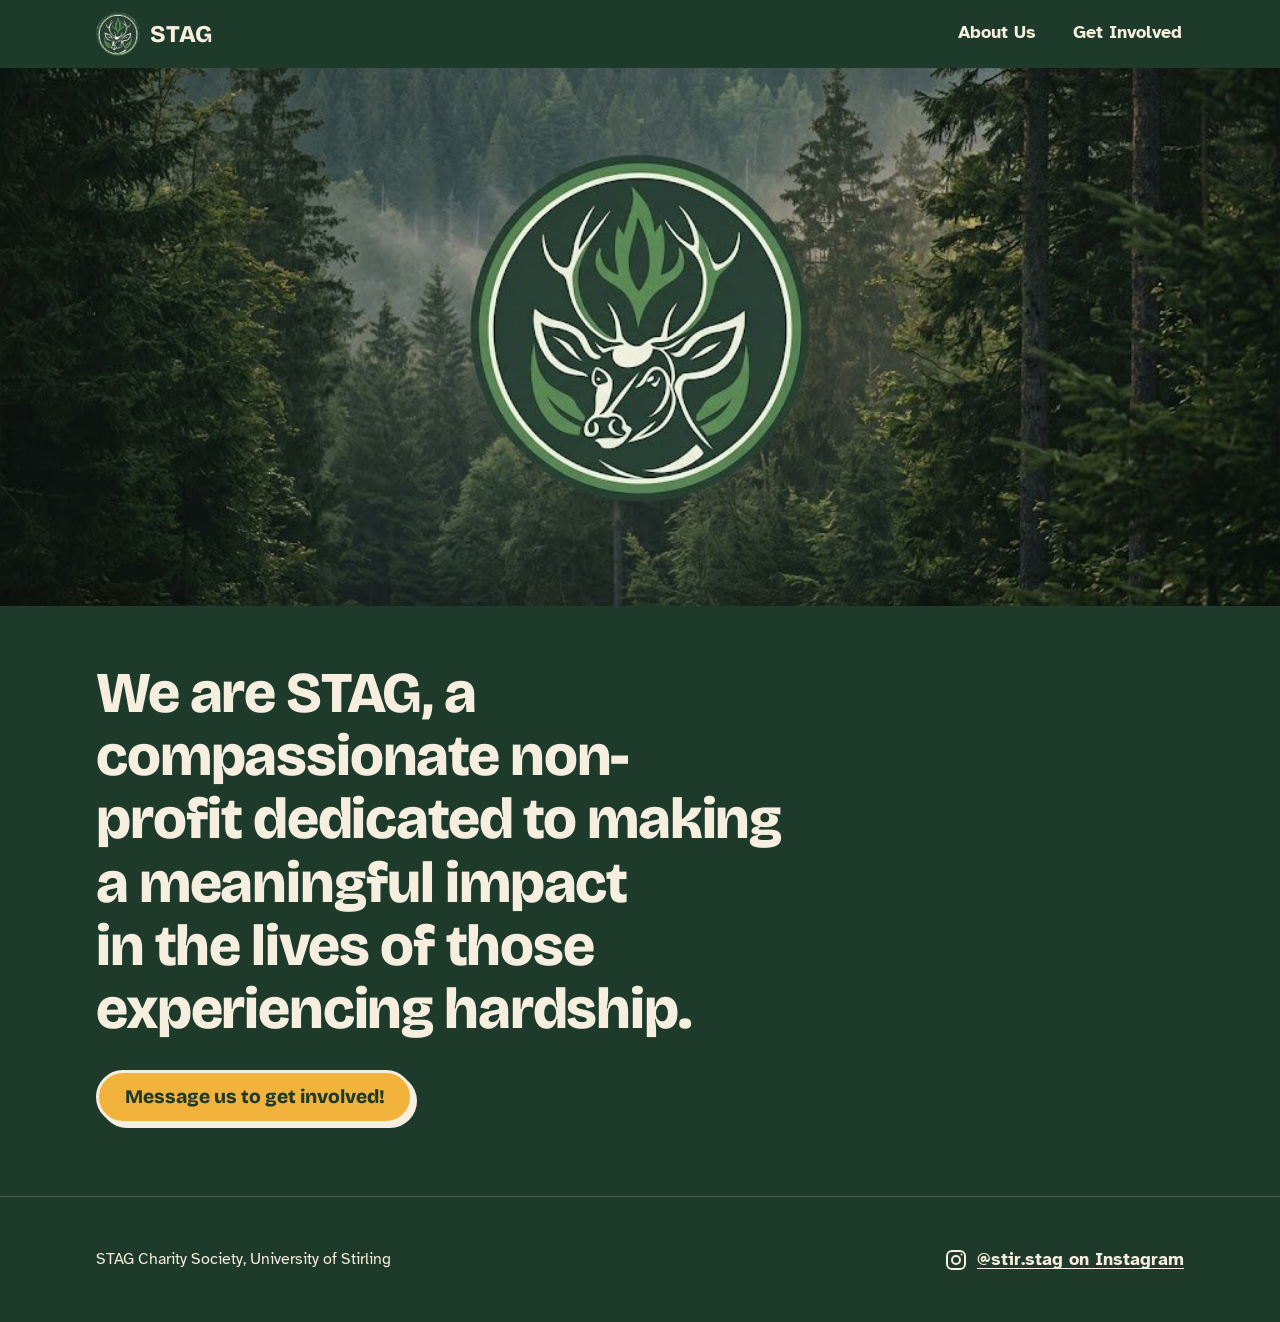
<file: index.html>
<!DOCTYPE html>
<html lang="en-GB">
<head>
  <meta charset="utf-8">
  <meta name="viewport" content="width=device-width, initial-scale=1">
  <title>STAG Charity Society | University of Stirling</title>
  <meta name="description" content="STAG is a student-led charity society at the University of Stirling, handing out care packages to people experiencing homelessness in Glasgow and Edinburgh and fundraising for different charities.">
  <link rel="icon" href="images/logo.png" type="image/png">
  <link rel="preconnect" href="https://fonts.googleapis.com">
  <link rel="preconnect" href="https://fonts.gstatic.com" crossorigin>
  <link rel="stylesheet" href="https://fonts.googleapis.com/css2?family=Atkinson+Hyperlegible:wght@400;700&family=Bricolage+Grotesque:opsz,wght@12..96,600;12..96,800&display=swap">
  <link rel="stylesheet" href="css/styles.css">
</head>
<body class="home">
  <a class="skip-link" href="#main">Skip to content</a>

  <header class="site-header">
    <div class="wrap">
      <a class="brand" href="index.html">
        <img src="images/logo.png" alt="" width="44" height="44">
        <span>STAG</span>
      </a>
      <nav class="site-nav" aria-label="Main">
        <ul>
          <li><a href="about.html">About Us</a></li>
          <li><a href="get-involved.html">Get Involved</a></li>
        </ul>
      </nav>
    </div>
  </header>

  <main id="main">
    <div class="hero-image">
      <img src="images/hero.jpg" width="1024" height="434"
           alt="The STAG logo, a stag's head with leafy antlers in a green circle, over a misty pine forest">
    </div>
    <section class="hero-band on-dark">
      <div class="wrap">
        <h1>We are STAG, a compassionate non-profit dedicated to making a meaningful impact in the lives of those experiencing hardship.</h1>
        <a class="button" href="get-involved.html">Message us to get involved!</a>
      </div>
    </section>
  </main>

  <footer class="site-footer">
    <div class="wrap">
      <p>STAG Charity Society, University of Stirling</p>
      <a class="insta-link" href="https://www.instagram.com/stir.stag/" target="_blank" rel="noopener">
        <svg viewBox="0 0 24 24" fill="none" stroke="currentColor" stroke-width="2" aria-hidden="true" focusable="false"><rect x="3" y="3" width="18" height="18" rx="5"/><circle cx="12" cy="12" r="4"/><circle cx="17.5" cy="6.5" r="1" fill="currentColor" stroke="none"/></svg>
        <span>@stir.stag on Instagram<span class="visually-hidden"> (opens in a new tab)</span></span>
      </a>
    </div>
  </footer>
</body>
</html>
</file>
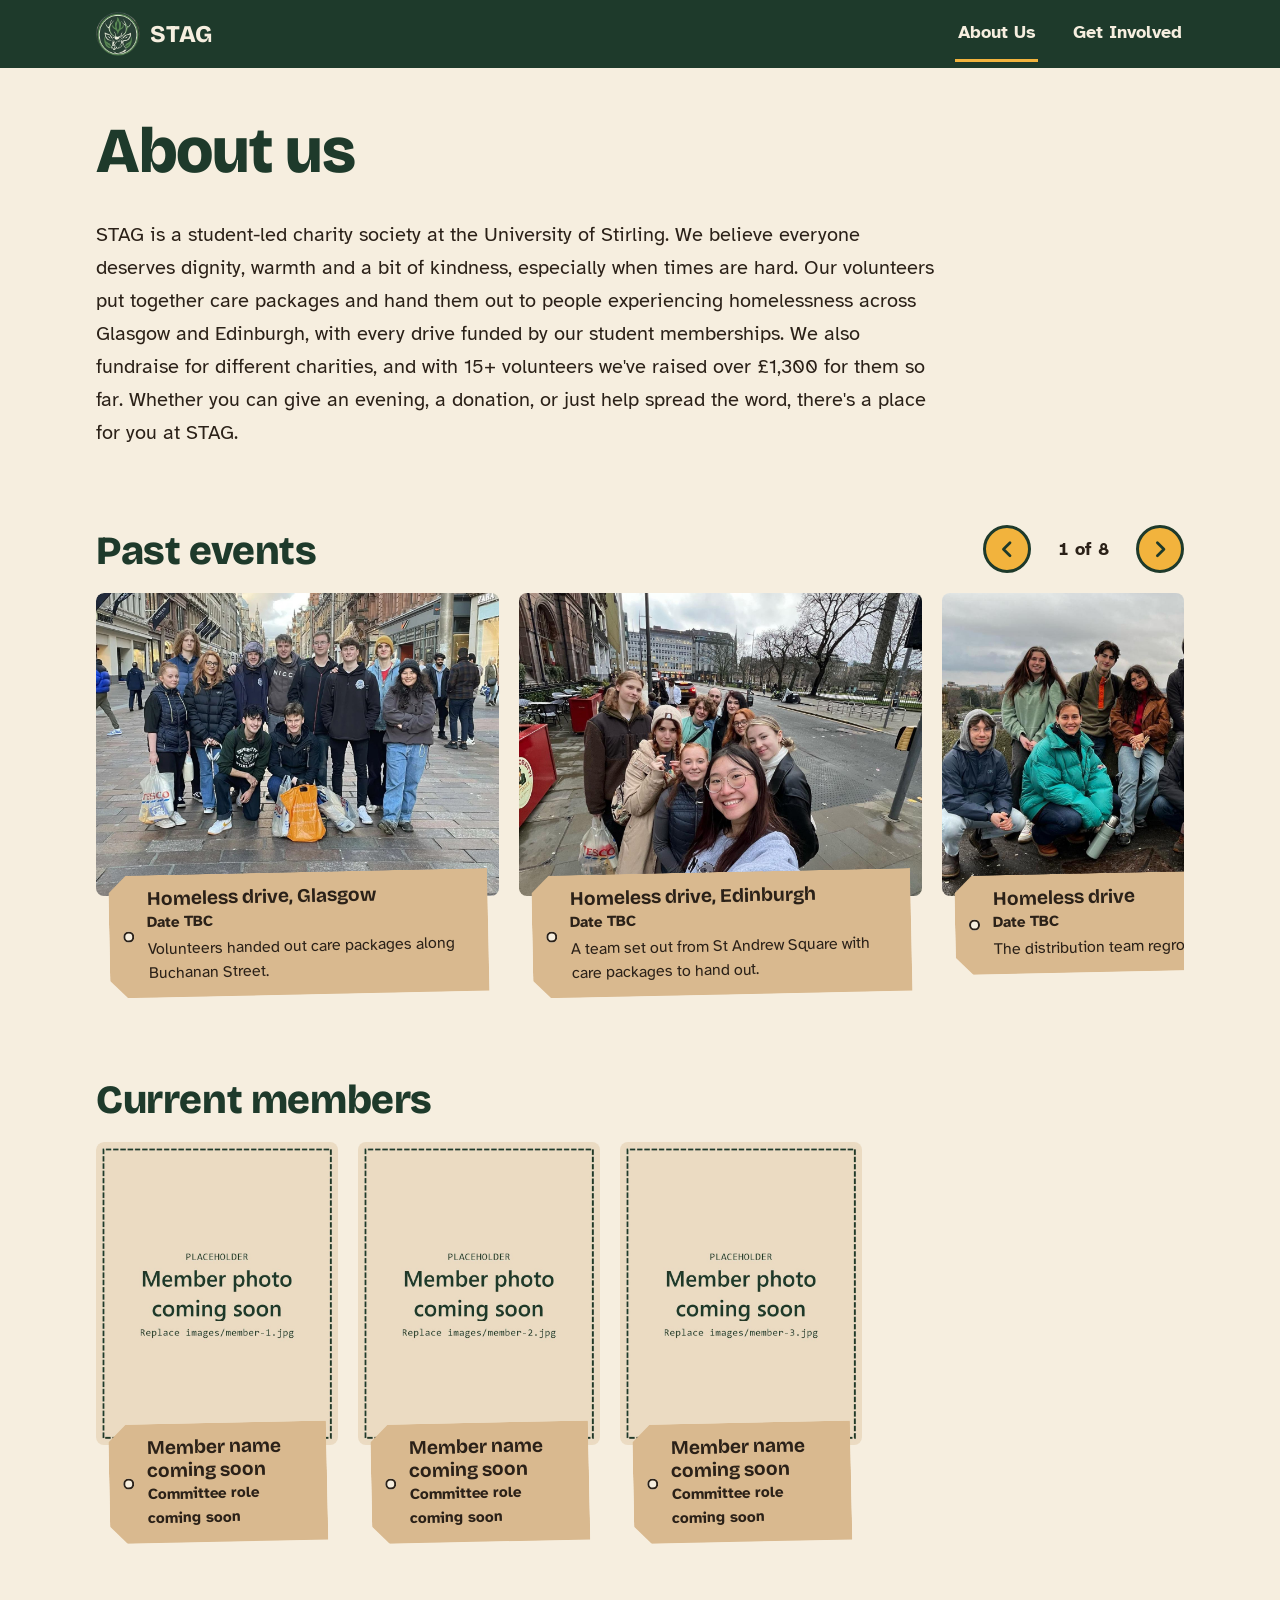
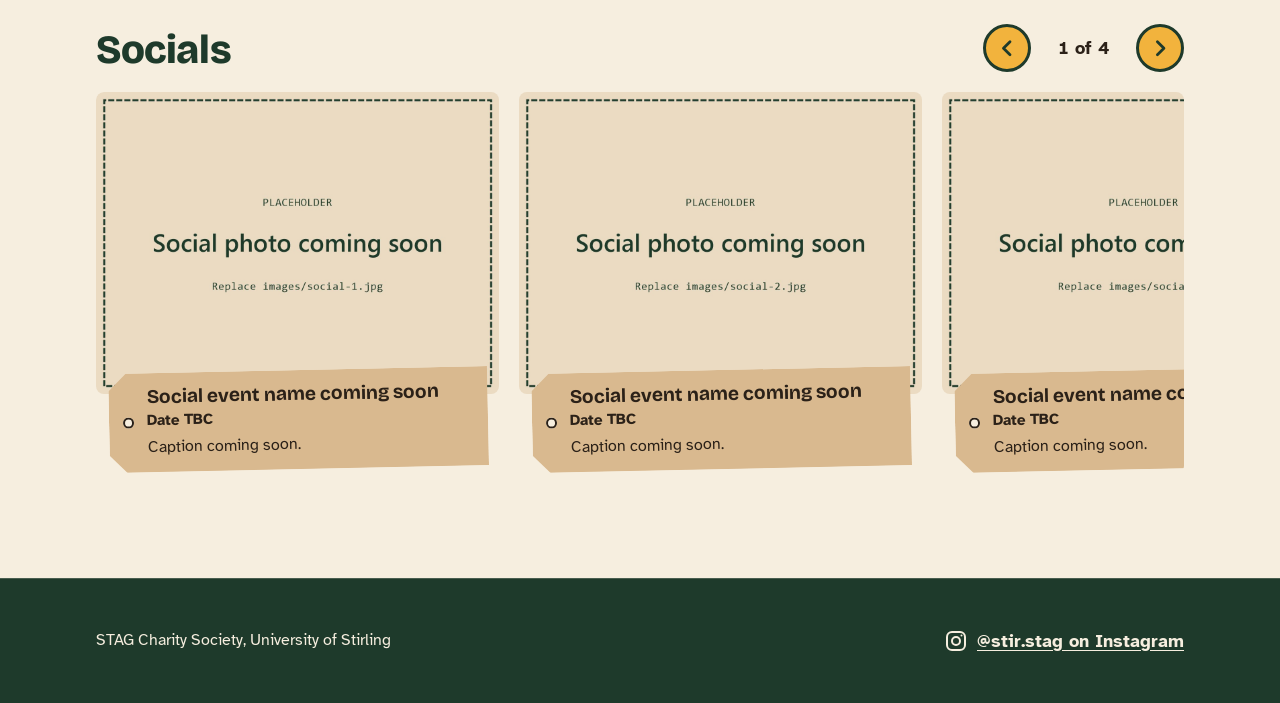
<file: about.html>
<!DOCTYPE html>
<html lang="en-GB">
<head>
  <meta charset="utf-8">
  <meta name="viewport" content="width=device-width, initial-scale=1">
  <title>About Us | STAG Charity Society</title>
  <meta name="description" content="Who STAG are: a student-led charity society at the University of Stirling running homeless drives and fundraising for different charities. See our past events, current members and socials.">
  <link rel="icon" href="images/logo.png" type="image/png">
  <link rel="preconnect" href="https://fonts.googleapis.com">
  <link rel="preconnect" href="https://fonts.gstatic.com" crossorigin>
  <link rel="stylesheet" href="https://fonts.googleapis.com/css2?family=Atkinson+Hyperlegible:wght@400;700&family=Bricolage+Grotesque:opsz,wght@12..96,600;12..96,800&display=swap">
  <link rel="stylesheet" href="css/styles.css">
</head>
<body>
  <a class="skip-link" href="#main">Skip to content</a>

  <header class="site-header">
    <div class="wrap">
      <a class="brand" href="index.html">
        <img src="images/logo.png" alt="" width="44" height="44">
        <span>STAG</span>
      </a>
      <nav class="site-nav" aria-label="Main">
        <ul>
          <li><a href="about.html" aria-current="page">About Us</a></li>
          <li><a href="get-involved.html">Get Involved</a></li>
        </ul>
      </nav>
    </div>
  </header>

  <main id="main">
    <section class="page-intro">
      <div class="wrap">
        <h1>About us</h1>
        <p class="lede">STAG is a student-led charity society at the University of Stirling. We believe everyone deserves dignity, warmth and a bit of kindness, especially when times are hard. Our volunteers put together care packages and hand them out to people experiencing homelessness across Glasgow and Edinburgh, with every drive funded by our student memberships. We also fundraise for different charities, and with 15+ volunteers we've raised over £1,300 for them so far. Whether you can give an evening, a donation, or just help spread the word, there's a place for you at STAG.</p>
      </div>
    </section>

    <!-- Past events: photos are images/event-1.jpg to event-8.jpg -->
    <section class="carousel" data-carousel aria-roledescription="carousel" aria-labelledby="events-title">
      <div class="wrap">
        <div class="carousel__head">
          <h2 id="events-title">Past events</h2>
          <div class="carousel__controls">
            <button class="carousel__btn" type="button" data-carousel-prev aria-controls="events-viewport" aria-label="Previous event">
              <svg viewBox="0 0 24 24" fill="none" stroke="currentColor" stroke-width="3" stroke-linecap="round" stroke-linejoin="round" aria-hidden="true" focusable="false"><path d="M15 5l-7 7 7 7"/></svg>
            </button>
            <p class="carousel__status" aria-live="polite">1 of 8</p>
            <button class="carousel__btn" type="button" data-carousel-next aria-controls="events-viewport" aria-label="Next event">
              <svg viewBox="0 0 24 24" fill="none" stroke="currentColor" stroke-width="3" stroke-linecap="round" stroke-linejoin="round" aria-hidden="true" focusable="false"><path d="M9 5l7 7-7 7"/></svg>
            </button>
          </div>
        </div>
        <div class="carousel__viewport" id="events-viewport" role="region" tabindex="0" aria-label="Past events. Use the left and right arrow keys to move between slides.">
          <ul class="carousel__track">
            <li class="carousel__slide">
              <figure>
                <img src="images/event-1.jpg" width="1440" height="1440" loading="lazy"
                     alt="Twelve STAG volunteers on Buchanan Street in Glasgow, some holding bags of supplies">
                <figcaption class="tag">
                  <strong>Homeless drive, Glasgow</strong>
                  <span class="meta">Date TBC</span>
                  <span class="line">Volunteers handed out care packages along Buchanan Street.</span>
                </figcaption>
              </figure>
            </li>
            <li class="carousel__slide">
              <figure>
                <img src="images/event-2.jpg" width="1440" height="1440" loading="lazy"
                     alt="A smiling selfie of ten STAG volunteers on a wet Edinburgh street, one carrying a bag of supplies">
                <figcaption class="tag">
                  <strong>Homeless drive, Edinburgh</strong>
                  <span class="meta">Date TBC</span>
                  <span class="line">A team set out from St Andrew Square with care packages to hand out.</span>
                </figcaption>
              </figure>
            </li>
            <li class="carousel__slide">
              <figure>
                <img src="images/event-3.jpg" width="1440" height="1440" loading="lazy"
                     alt="Ten STAG volunteers in winter coats posing by a stone wall above a city on a grey day">
                <figcaption class="tag">
                  <strong>Homeless drive</strong>
                  <span class="meta">Date TBC</span>
                  <span class="line">The distribution team regroups after a run.</span>
                </figcaption>
              </figure>
            </li>
            <li class="carousel__slide">
              <figure>
                <img src="images/event-4.jpg" width="1440" height="1086" loading="lazy"
                     alt="Eight STAG members arm in arm on a hilltop with the sun breaking through the clouds behind them">
                <figcaption class="tag">
                  <strong>Charity hike for Movember</strong>
                  <span class="meta">Date TBC</span>
                  <span class="line">Members reached the summit just as the sun broke through, raising money for Movember.</span>
                </figcaption>
              </figure>
            </li>
            <li class="carousel__slide">
              <figure>
                <img src="images/event-5.jpg" width="1440" height="1080" loading="lazy"
                     alt="A selfie of nine STAG members on a woodland path lined with autumn trees">
                <figcaption class="tag">
                  <strong>Charity hike for Movember</strong>
                  <span class="meta">Date TBC</span>
                  <span class="line">Members walked together to raise money for Movember.</span>
                </figcaption>
              </figure>
            </li>
            <li class="carousel__slide">
              <figure>
                <img src="images/event-6.jpg" width="1080" height="1080" loading="lazy"
                     alt="Poster for Air3 Radio's 24 hour broadcast in collaboration with STAG, in support of Stirling and District Women's Aid, with a group photo of the volunteers">
                <figcaption class="tag">
                  <strong>24 hour broadcast</strong>
                  <span class="meta">14 to 15 March 2025</span>
                  <span class="line">A day on air with Air3 Radio in support of Stirling &amp; District Women's Aid.</span>
                </figcaption>
              </figure>
            </li>
            <li class="carousel__slide">
              <figure>
                <img src="images/event-7.jpg" width="1440" height="1440" loading="lazy"
                     alt="Two students singing into one microphone at a karaoke night">
                <figcaption class="tag">
                  <strong>Karaoke for breast cancer</strong>
                  <span class="meta">Date TBC</span>
                  <span class="line">A karaoke night raising money for breast cancer.</span>
                </figcaption>
              </figure>
            </li>
            <li class="carousel__slide">
              <figure>
                <img src="images/event-8.jpg" width="1440" height="1440" loading="lazy"
                     alt="A packed bar with neon music-note decorations during the karaoke fundraiser">
                <figcaption class="tag">
                  <strong>Karaoke for breast cancer</strong>
                  <span class="meta">Date TBC</span>
                  <span class="line">A packed room and plenty of brave singing.</span>
                </figcaption>
              </figure>
            </li>
          </ul>
        </div>
      </div>
    </section>

    <!-- Current members: replace images/member-1.jpg to member-3.jpg, then the names and roles below -->
    <section class="carousel carousel--portrait" data-carousel aria-roledescription="carousel" aria-labelledby="members-title">
      <div class="wrap">
        <div class="carousel__head">
          <h2 id="members-title">Current members</h2>
          <div class="carousel__controls">
            <button class="carousel__btn" type="button" data-carousel-prev aria-controls="members-viewport" aria-label="Previous member">
              <svg viewBox="0 0 24 24" fill="none" stroke="currentColor" stroke-width="3" stroke-linecap="round" stroke-linejoin="round" aria-hidden="true" focusable="false"><path d="M15 5l-7 7 7 7"/></svg>
            </button>
            <p class="carousel__status" aria-live="polite">1 of 3</p>
            <button class="carousel__btn" type="button" data-carousel-next aria-controls="members-viewport" aria-label="Next member">
              <svg viewBox="0 0 24 24" fill="none" stroke="currentColor" stroke-width="3" stroke-linecap="round" stroke-linejoin="round" aria-hidden="true" focusable="false"><path d="M9 5l7 7-7 7"/></svg>
            </button>
          </div>
        </div>
        <div class="carousel__viewport" id="members-viewport" role="region" tabindex="0" aria-label="Current members. Use the left and right arrow keys to move between slides.">
          <ul class="carousel__track">
            <li class="carousel__slide">
              <figure>
                <img src="images/member-1.jpg" width="800" height="1000" loading="lazy" alt="Placeholder: member photo coming soon">
                <figcaption class="tag">
                  <strong>Member name coming soon</strong>
                  <span class="meta">Committee role coming soon</span>
                </figcaption>
              </figure>
            </li>
            <li class="carousel__slide">
              <figure>
                <img src="images/member-2.jpg" width="800" height="1000" loading="lazy" alt="Placeholder: member photo coming soon">
                <figcaption class="tag">
                  <strong>Member name coming soon</strong>
                  <span class="meta">Committee role coming soon</span>
                </figcaption>
              </figure>
            </li>
            <li class="carousel__slide">
              <figure>
                <img src="images/member-3.jpg" width="800" height="1000" loading="lazy" alt="Placeholder: member photo coming soon">
                <figcaption class="tag">
                  <strong>Member name coming soon</strong>
                  <span class="meta">Committee role coming soon</span>
                </figcaption>
              </figure>
            </li>
          </ul>
        </div>
      </div>
    </section>

    <!-- Socials: replace images/social-1.jpg to social-4.jpg, then the captions below -->
    <section class="carousel" data-carousel aria-roledescription="carousel" aria-labelledby="socials-title">
      <div class="wrap">
        <div class="carousel__head">
          <h2 id="socials-title">Socials</h2>
          <div class="carousel__controls">
            <button class="carousel__btn" type="button" data-carousel-prev aria-controls="socials-viewport" aria-label="Previous social">
              <svg viewBox="0 0 24 24" fill="none" stroke="currentColor" stroke-width="3" stroke-linecap="round" stroke-linejoin="round" aria-hidden="true" focusable="false"><path d="M15 5l-7 7 7 7"/></svg>
            </button>
            <p class="carousel__status" aria-live="polite">1 of 4</p>
            <button class="carousel__btn" type="button" data-carousel-next aria-controls="socials-viewport" aria-label="Next social">
              <svg viewBox="0 0 24 24" fill="none" stroke="currentColor" stroke-width="3" stroke-linecap="round" stroke-linejoin="round" aria-hidden="true" focusable="false"><path d="M9 5l7 7-7 7"/></svg>
            </button>
          </div>
        </div>
        <div class="carousel__viewport" id="socials-viewport" role="region" tabindex="0" aria-label="Socials. Use the left and right arrow keys to move between slides.">
          <ul class="carousel__track">
            <li class="carousel__slide">
              <figure>
                <img src="images/social-1.jpg" width="1200" height="900" loading="lazy" alt="Placeholder: social photo coming soon">
                <figcaption class="tag">
                  <strong>Social event name coming soon</strong>
                  <span class="meta">Date TBC</span>
                  <span class="line">Caption coming soon.</span>
                </figcaption>
              </figure>
            </li>
            <li class="carousel__slide">
              <figure>
                <img src="images/social-2.jpg" width="1200" height="900" loading="lazy" alt="Placeholder: social photo coming soon">
                <figcaption class="tag">
                  <strong>Social event name coming soon</strong>
                  <span class="meta">Date TBC</span>
                  <span class="line">Caption coming soon.</span>
                </figcaption>
              </figure>
            </li>
            <li class="carousel__slide">
              <figure>
                <img src="images/social-3.jpg" width="1200" height="900" loading="lazy" alt="Placeholder: social photo coming soon">
                <figcaption class="tag">
                  <strong>Social event name coming soon</strong>
                  <span class="meta">Date TBC</span>
                  <span class="line">Caption coming soon.</span>
                </figcaption>
              </figure>
            </li>
            <li class="carousel__slide">
              <figure>
                <img src="images/social-4.jpg" width="1200" height="900" loading="lazy" alt="Placeholder: social photo coming soon">
                <figcaption class="tag">
                  <strong>Social event name coming soon</strong>
                  <span class="meta">Date TBC</span>
                  <span class="line">Caption coming soon.</span>
                </figcaption>
              </figure>
            </li>
          </ul>
        </div>
      </div>
    </section>
  </main>

  <footer class="site-footer">
    <div class="wrap">
      <p>STAG Charity Society, University of Stirling</p>
      <a class="insta-link" href="https://www.instagram.com/stir.stag/" target="_blank" rel="noopener">
        <svg viewBox="0 0 24 24" fill="none" stroke="currentColor" stroke-width="2" aria-hidden="true" focusable="false"><rect x="3" y="3" width="18" height="18" rx="5"/><circle cx="12" cy="12" r="4"/><circle cx="17.5" cy="6.5" r="1" fill="currentColor" stroke="none"/></svg>
        <span>@stir.stag on Instagram<span class="visually-hidden"> (opens in a new tab)</span></span>
      </a>
    </div>
  </footer>

  <script src="js/carousel.js"></script>
</body>
</html>
</file>
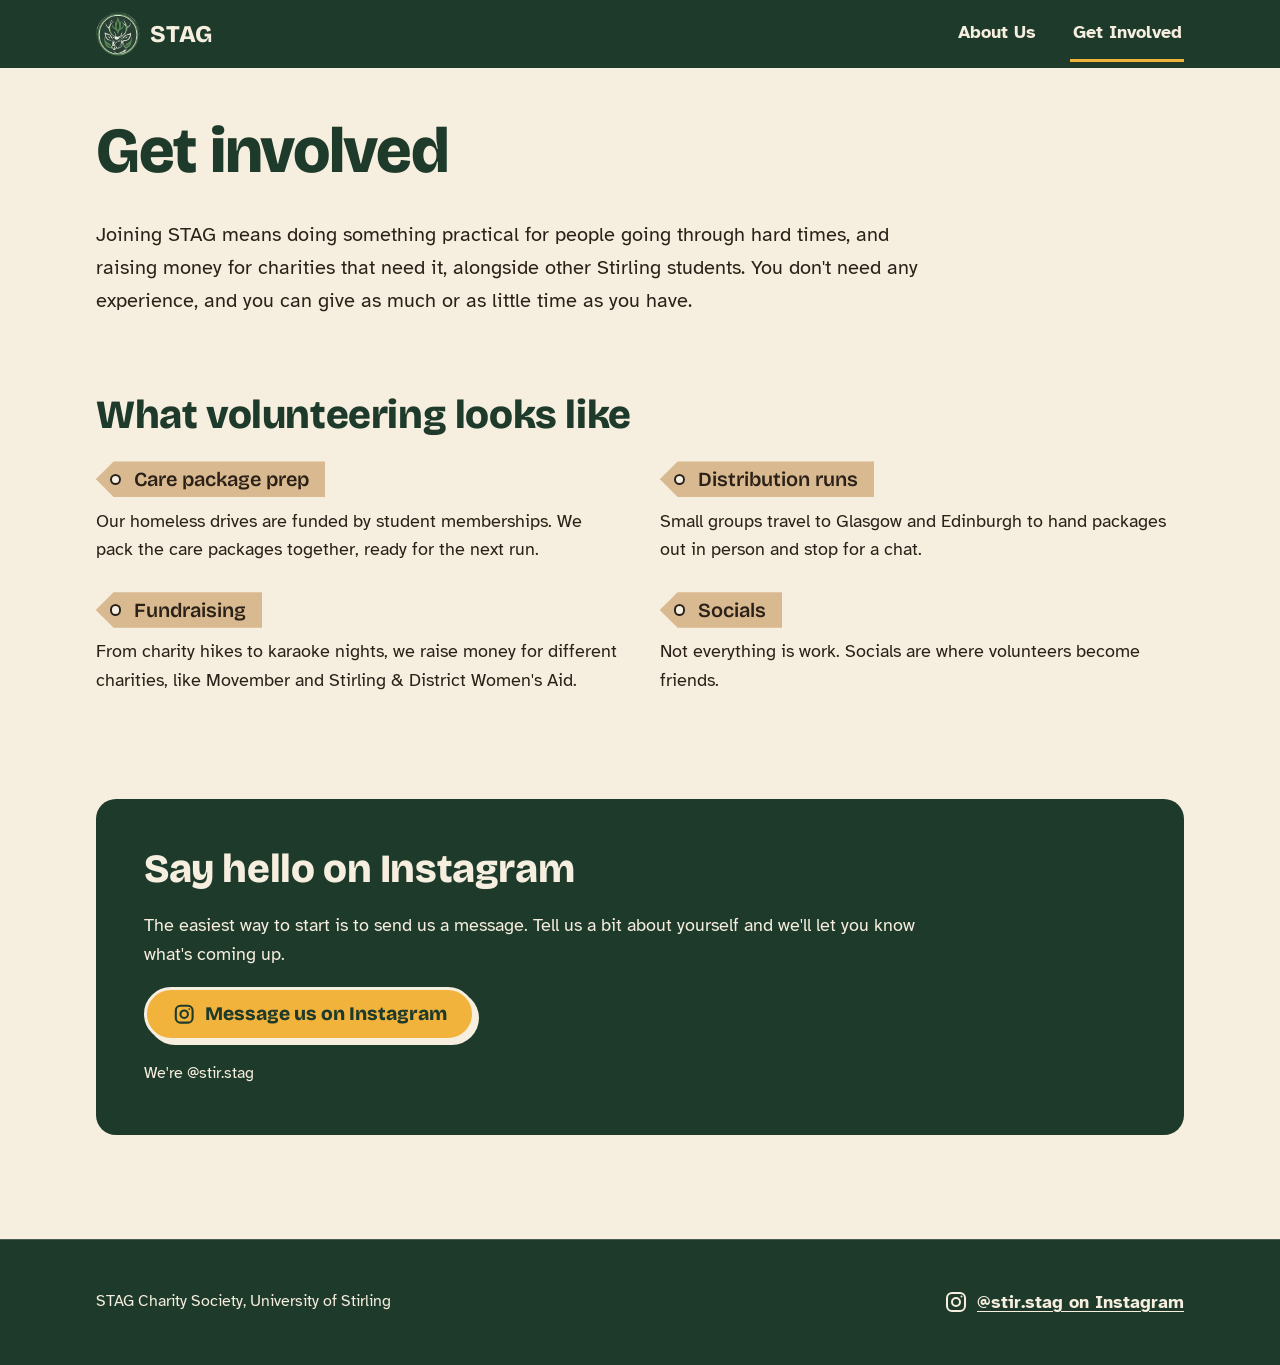
<file: get-involved.html>
<!DOCTYPE html>
<html lang="en-GB">
<head>
  <meta charset="utf-8">
  <meta name="viewport" content="width=device-width, initial-scale=1">
  <title>Get Involved | STAG Charity Society</title>
  <meta name="description" content="Volunteer with STAG: pack care packages, join distribution runs in Glasgow and Edinburgh, fundraise for different charities and come to socials. Message us on Instagram.">
  <link rel="icon" href="images/logo.png" type="image/png">
  <link rel="preconnect" href="https://fonts.googleapis.com">
  <link rel="preconnect" href="https://fonts.gstatic.com" crossorigin>
  <link rel="stylesheet" href="https://fonts.googleapis.com/css2?family=Atkinson+Hyperlegible:wght@400;700&family=Bricolage+Grotesque:opsz,wght@12..96,600;12..96,800&display=swap">
  <link rel="stylesheet" href="css/styles.css">
</head>
<body>
  <a class="skip-link" href="#main">Skip to content</a>

  <header class="site-header">
    <div class="wrap">
      <a class="brand" href="index.html">
        <img src="images/logo.png" alt="" width="44" height="44">
        <span>STAG</span>
      </a>
      <nav class="site-nav" aria-label="Main">
        <ul>
          <li><a href="about.html">About Us</a></li>
          <li><a href="get-involved.html" aria-current="page">Get Involved</a></li>
        </ul>
      </nav>
    </div>
  </header>

  <main id="main">
    <section class="page-intro">
      <div class="wrap">
        <h1>Get involved</h1>
        <p class="lede">Joining STAG means doing something practical for people going through hard times, and raising money for charities that need it, alongside other Stirling students. You don't need any experience, and you can give as much or as little time as you have.</p>
      </div>
    </section>

    <section class="section" aria-labelledby="what-title">
      <div class="wrap">
        <h2 id="what-title">What volunteering looks like</h2>
        <ul class="activities">
          <li>
            <h3 class="tag">Care package prep</h3>
            <p>Our homeless drives are funded by student memberships. We pack the care packages together, ready for the next run.</p>
          </li>
          <li>
            <h3 class="tag">Distribution runs</h3>
            <p>Small groups travel to Glasgow and Edinburgh to hand packages out in person and stop for a chat.</p>
          </li>
          <li>
            <h3 class="tag">Fundraising</h3>
            <p>From charity hikes to karaoke nights, we raise money for different charities, like Movember and Stirling &amp; District Women's Aid.</p>
          </li>
          <li>
            <h3 class="tag">Socials</h3>
            <p>Not everything is work. Socials are where volunteers become friends.</p>
          </li>
        </ul>
      </div>
    </section>

    <section class="section" aria-labelledby="join-title">
      <div class="wrap">
        <div class="join-cta on-dark">
          <h2 id="join-title">Say hello on Instagram</h2>
          <p>The easiest way to start is to send us a message. Tell us a bit about yourself and we'll let you know what's coming up.</p>
          <a class="button" href="https://www.instagram.com/stir.stag/" target="_blank" rel="noopener">
            <svg viewBox="0 0 24 24" fill="none" stroke="currentColor" stroke-width="2.25" aria-hidden="true" focusable="false"><rect x="3" y="3" width="18" height="18" rx="5"/><circle cx="12" cy="12" r="4"/><circle cx="17.5" cy="6.5" r="1" fill="currentColor" stroke="none"/></svg>
            <span>Message us on Instagram<span class="visually-hidden"> (opens in a new tab)</span></span>
          </a>
          <p class="handle">We're @stir.stag</p>
        </div>
      </div>
    </section>
  </main>

  <footer class="site-footer">
    <div class="wrap">
      <p>STAG Charity Society, University of Stirling</p>
      <a class="insta-link" href="https://www.instagram.com/stir.stag/" target="_blank" rel="noopener">
        <svg viewBox="0 0 24 24" fill="none" stroke="currentColor" stroke-width="2" aria-hidden="true" focusable="false"><rect x="3" y="3" width="18" height="18" rx="5"/><circle cx="12" cy="12" r="4"/><circle cx="17.5" cy="6.5" r="1" fill="currentColor" stroke="none"/></svg>
        <span>@stir.stag on Instagram<span class="visually-hidden"> (opens in a new tab)</span></span>
      </a>
    </div>
  </footer>
</body>
</html>
</file>
<file: css/styles.css>
/* STAG Charity Society
   Palette taken from the logo's forest green, warmed with marigold and kraft paper. */

:root {
  --pine: #1e3a2b;
  --moss: #2f6b45;
  --marigold: #f2b33d;
  --oat: #f6eedf;
  --kraft: #d9b98f;
  --bark: #2b2118;

  --font-display: "Bricolage Grotesque", "Trebuchet MS", sans-serif;
  --font-body: "Atkinson Hyperlegible", Verdana, sans-serif;

  --gutter: 1.25rem;
  --max: 72rem;
  --focus: var(--pine);
}

*,
*::before,
*::after {
  box-sizing: border-box;
}

html {
  -webkit-text-size-adjust: 100%;
}

body {
  margin: 0;
  background: var(--oat);
  color: var(--bark);
  font-family: var(--font-body);
  font-size: 1.125rem;
  line-height: 1.6;
  display: flex;
  flex-direction: column;
  min-height: 100vh;
}

main {
  flex: 1;
}

img {
  display: block;
  max-width: 100%;
  height: auto;
}

h1,
h2,
h3 {
  font-family: var(--font-display);
  line-height: 1.1;
  color: var(--pine);
  margin: 0 0 0.5em;
  text-wrap: balance;
}

h1 {
  font-size: clamp(2.25rem, 7vw, 4rem);
  font-weight: 800;
  letter-spacing: -0.02em;
}

h2 {
  font-size: clamp(1.75rem, 4.5vw, 2.5rem);
  font-weight: 800;
  letter-spacing: -0.01em;
}

h3 {
  font-size: 1.375rem;
  font-weight: 600;
}

p {
  margin: 0 0 1em;
  max-width: 65ch;
}

a {
  color: var(--moss);
  text-underline-offset: 0.18em;
}

:focus-visible {
  outline: 3px solid var(--focus);
  outline-offset: 3px;
}

.wrap {
  width: 100%;
  max-width: var(--max);
  margin-inline: auto;
  padding-inline: var(--gutter);
}

.visually-hidden {
  position: absolute;
  width: 1px;
  height: 1px;
  overflow: hidden;
  clip-path: inset(50%);
  white-space: nowrap;
}

.skip-link {
  position: absolute;
  left: var(--gutter);
  top: -4rem;
  z-index: 10;
  background: var(--marigold);
  color: var(--pine);
  font-weight: 700;
  padding: 0.6rem 1rem;
  border-radius: 0.4rem;
}

.skip-link:focus {
  top: 0.75rem;
}

/* ---------- Header and footer ---------- */

.site-header,
.site-footer {
  background: var(--pine);
  color: var(--oat);
  --focus: var(--marigold);
}

.site-header .wrap {
  display: flex;
  align-items: center;
  justify-content: space-between;
  gap: 1rem;
  min-height: 4.25rem;
}

.brand {
  display: flex;
  align-items: center;
  gap: 0.6rem;
  color: var(--oat);
  text-decoration: none;
  font-family: var(--font-display);
  font-weight: 800;
  font-size: 1.5rem;
  letter-spacing: 0.02em;
}

.brand img {
  width: 2.75rem;
  height: 2.75rem;
}

.site-nav ul {
  display: flex;
  gap: 0.25rem 1.25rem;
  margin: 0;
  padding: 0;
  list-style: none;
}

.site-nav a {
  display: inline-block;
  padding: 0.75rem 0.15rem;
  color: var(--oat);
  font-weight: 700;
  font-size: 1rem;
  text-decoration: none;
  border-bottom: 3px solid transparent;
}

.site-nav a:hover {
  border-bottom-color: var(--kraft);
}

.site-nav a[aria-current="page"] {
  border-bottom-color: var(--marigold);
}

.site-footer {
  margin-top: 4rem;
  padding-block: 2.5rem;
  border-top: 1px solid rgb(246 238 223 / 0.2);
}

.site-footer .wrap {
  display: flex;
  flex-wrap: wrap;
  align-items: center;
  justify-content: space-between;
  gap: 1rem 2rem;
}

.site-footer p {
  margin: 0;
  font-size: 1rem;
}

.insta-link {
  display: inline-flex;
  align-items: center;
  gap: 0.55rem;
  color: var(--oat);
  font-weight: 700;
  padding-block: 0.5rem;
}

.insta-link svg {
  width: 1.5rem;
  height: 1.5rem;
  flex: none;
}

/* ---------- Buttons ---------- */

.button {
  display: inline-flex;
  align-items: center;
  justify-content: center;
  gap: 0.6rem;
  min-height: 3.25rem;
  padding: 0.8rem 1.6rem;
  background: var(--marigold);
  color: var(--pine);
  border: 3px solid var(--pine);
  border-radius: 999px;
  box-shadow: 4px 4px 0 var(--pine);
  font-family: var(--font-display);
  font-weight: 800;
  font-size: 1.2rem;
  line-height: 1.2;
  text-align: center;
  text-decoration: none;
  transition: transform 120ms ease, box-shadow 120ms ease;
}

.button:hover {
  transform: translate(-2px, -2px);
  box-shadow: 6px 6px 0 var(--pine);
}

.button:active {
  transform: translate(2px, 2px);
  box-shadow: 2px 2px 0 var(--pine);
}

.on-dark .button {
  border-color: var(--oat);
  box-shadow: 4px 4px 0 var(--oat);
}

.on-dark .button:hover {
  box-shadow: 6px 6px 0 var(--oat);
}

.on-dark .button:active {
  box-shadow: 2px 2px 0 var(--oat);
}

.button svg {
  width: 1.4rem;
  height: 1.4rem;
  flex: none;
}

/* ---------- Home ---------- */

.hero-image img {
  width: 100%;
  height: clamp(13rem, 42vw, 34rem);
  object-fit: cover;
  object-position: center 45%;
}

.home .site-footer {
  margin-top: 0;
}

.hero-band {
  background: var(--pine);
  color: var(--oat);
  padding-block: 2.5rem 3.25rem;
  --focus: var(--marigold);
}

.hero-band h1 {
  color: var(--oat);
  max-width: 22ch;
  font-size: clamp(1.9rem, 6vw, 3.6rem);
  margin-bottom: 1.75rem;
}

/* ---------- Inner pages ---------- */

.page-intro {
  padding-block: 3rem 1rem;
}

.lede {
  font-size: 1.25rem;
  line-height: 1.65;
}

.section {
  padding-block: 2.5rem;
}

/* Activities on Get Involved: a plain list with kraft tags for names */
.activities {
  list-style: none;
  margin: 1.5rem 0 0;
  padding: 0;
  display: grid;
  gap: 1.75rem 2.5rem;
}

.activities li {
  max-width: 34rem;
}

.activities h3 {
  display: inline-block;
  margin-bottom: 0.6rem;
}

.activities p {
  margin: 0;
}

.join-cta {
  margin-top: 1.5rem;
  background: var(--pine);
  color: var(--oat);
  border-radius: 1.25rem;
  padding: 2.25rem var(--gutter);
  --focus: var(--marigold);
}

.join-cta h2 {
  color: var(--oat);
}

.join-cta .handle {
  margin: 1.25rem 0 0;
  font-size: 1rem;
}

/* ---------- Kraft luggage tag (captions, activity names) ---------- */

.tag {
  position: relative;
  background: var(--kraft);
  color: var(--bark);
  padding: 0.75rem 1rem 0.8rem 2.4rem;
  clip-path: polygon(1.1rem 0, 100% 0, 100% 100%, 1.1rem 100%, 0 calc(100% - 1.1rem), 0 1.1rem);
}

/* punched hole */
.tag::before {
  content: "";
  position: absolute;
  left: 0.85rem;
  top: 50%;
  width: 0.7rem;
  height: 0.7rem;
  margin-top: -0.35rem;
  border-radius: 50%;
  background: var(--oat);
  box-shadow: inset 0 0 0 2px var(--bark);
}

h3.tag {
  font-size: 1.25rem;
  padding-block: 0.4rem 0.45rem;
}

/* ---------- Carousel ---------- */

.carousel {
  padding-block: 2.5rem;
}

.carousel__head {
  display: flex;
  flex-direction: column;
  align-items: flex-start;
  justify-content: space-between;
  gap: 0.5rem 1.5rem;
  margin-bottom: 1.25rem;
}

.carousel__head h2 {
  margin: 0;
}

.carousel__viewport {
  overflow-x: auto;
  overscroll-behavior-x: contain;
  scroll-snap-type: x mandatory;
  scroll-behavior: smooth;
  scrollbar-width: none;
  position: relative;
  border-radius: 0.5rem;
}

.carousel__viewport:focus-visible {
  outline-offset: -3px;
}

.carousel__viewport::-webkit-scrollbar {
  display: none;
}

.carousel__track {
  display: flex;
  gap: 1.25rem;
  margin: 0;
  padding: 0;
  list-style: none;
}

.carousel__slide {
  flex: 0 0 84%;
  scroll-snap-align: start;
}

.carousel__slide figure {
  margin: 0;
}

.carousel__slide img {
  width: 100%;
  aspect-ratio: 4 / 3;
  object-fit: cover;
  border-radius: 0.5rem;
  background: var(--kraft);
}

.carousel--portrait .carousel__slide img {
  aspect-ratio: 4 / 5;
}

.carousel__slide figcaption {
  margin: -1.25rem 0 0 0.75rem;
  width: calc(100% - 1.5rem);
  transform: rotate(-1.2deg);
  transform-origin: left top;
}

.carousel__slide figcaption strong {
  display: block;
  font-family: var(--font-display);
  font-size: 1.2rem;
  line-height: 1.2;
}

.carousel__slide figcaption .meta {
  display: block;
  font-size: 0.95rem;
  font-weight: 700;
}

.carousel__slide figcaption .line {
  display: block;
  font-size: 1rem;
  line-height: 1.45;
  margin-top: 0.25rem;
}

.carousel__controls {
  display: flex;
  align-items: center;
  gap: 0.75rem;
}

.carousel__controls[hidden] {
  display: none;
}

.carousel__status {
  margin: 0;
  min-width: 4.5em;
  text-align: center;
  font-weight: 700;
  font-variant-numeric: tabular-nums;
}

.carousel__btn {
  display: inline-grid;
  place-items: center;
  width: 3rem;
  height: 3rem;
  padding: 0;
  border: 3px solid var(--pine);
  border-radius: 50%;
  background: var(--marigold);
  color: var(--pine);
  cursor: pointer;
}

.carousel__btn:hover {
  background: var(--pine);
  color: var(--marigold);
}

.carousel__btn svg {
  width: 1.4rem;
  height: 1.4rem;
}

.carousel__hint {
  margin: 0.75rem 0 0;
  font-size: 0.95rem;
}

/* ---------- Larger screens ---------- */

@media (min-width: 48rem) {
  :root {
    --gutter: 2rem;
  }

  .site-nav ul {
    gap: 2rem;
  }

  .site-nav a {
    font-size: 1.125rem;
  }

  .hero-band {
    padding-block: 3.5rem 4.5rem;
  }

  .carousel__head {
    flex-direction: row;
    align-items: flex-end;
  }

  .carousel__slide {
    flex-basis: calc((100% - 1.25rem) / 2.15);
  }

  .carousel--portrait .carousel__slide {
    flex-basis: calc((100% - 2.5rem) / 3.2);
  }

  .activities {
    grid-template-columns: 1fr 1fr;
  }

  .join-cta {
    padding: 3rem;
  }
}

@media (min-width: 72rem) {
  .carousel__slide {
    flex-basis: calc((100% - 2.5rem) / 2.6);
  }

  .carousel--portrait .carousel__slide {
    flex-basis: calc((100% - 3.75rem) / 4.25);
  }
}

@media (max-width: 22rem) {
  .brand span {
    font-size: 1.25rem;
  }

  .site-nav ul {
    gap: 0.75rem;
  }
}

@media (prefers-reduced-motion: reduce) {
  *,
  *::before,
  *::after {
    scroll-behavior: auto !important;
    transition: none !important;
    animation: none !important;
  }

  .button:hover,
  .button:active {
    transform: none;
  }
}
</file>
